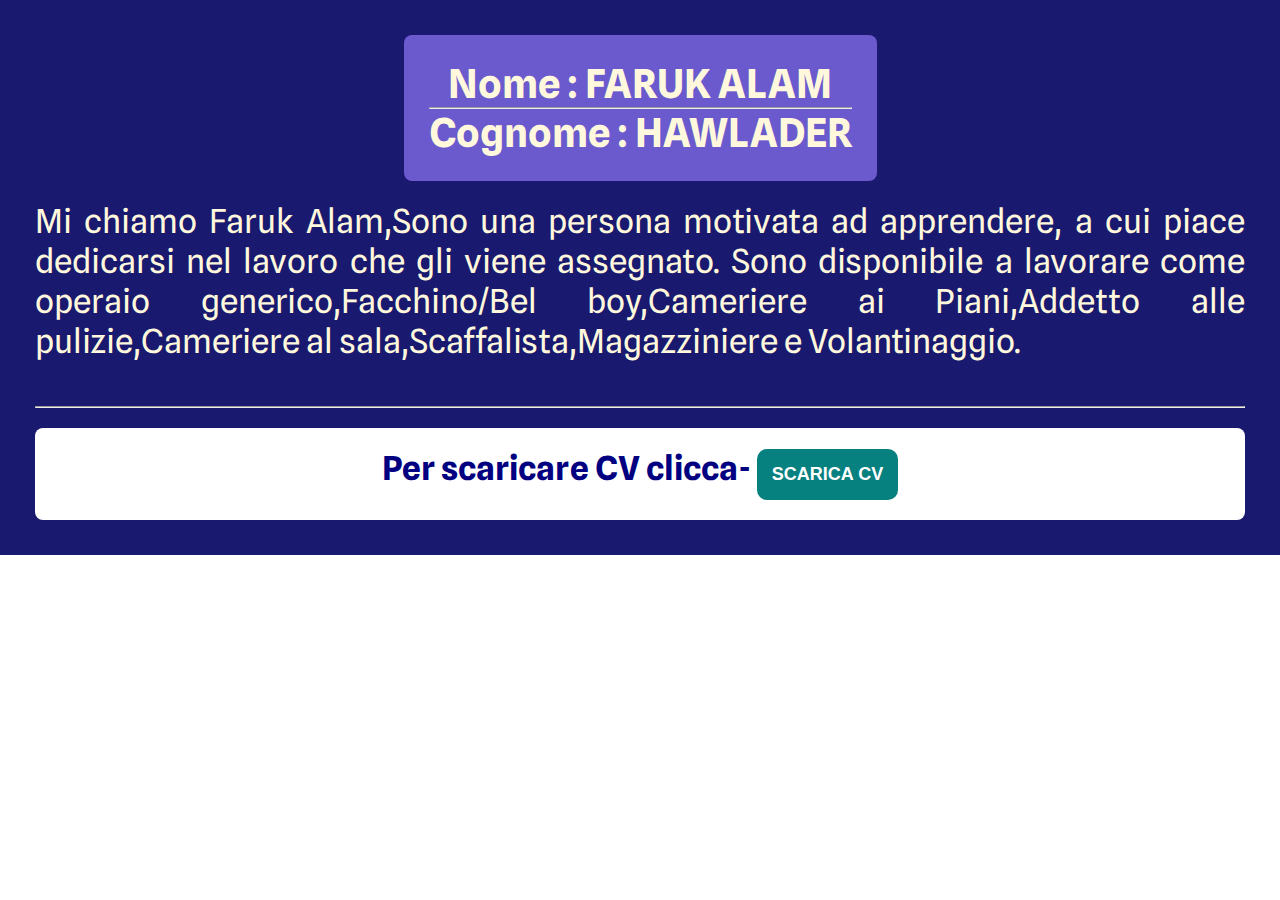
<file: downlodable link for pdf/index.html>
<!DOCTYPE html>
<html lang="it">
<head>
    <meta charset="UTF-8">
    <meta http-equiv="X-UA-Compatible" content="IE=edge">
    <meta name="viewport" content="width=device-width, initial-scale=1.0">
    <title>downlodable link for pdf</title>
    <link rel="preconnect" href="https://fonts.googleapis.com">
    <link rel="preconnect" href="https://fonts.gstatic.com" crossorigin>
    <link href="https://fonts.googleapis.com/css2?family=Spline+Sans&display=swap" rel="stylesheet">
    <style>
        *{
            margin: 0;
            padding: 0;
            box-sizing: border-box;
        }
        .container{
            font-family: 'Spline Sans', sans-serif;
            background-color: midnightblue;
            color: cornsilk;
            padding: 35px;
            text-align: center;
        }
        .container span{
            display:inline-block;
            margin: 0 20px;
            padding: 25px;
            background-color: slateblue;
            border-radius: 8px;
        }
        .container p{
            text-align: justify;
            margin-top: 20px;
            margin-bottom: 20px;
            padding-bottom: 25px;
        }
        .container h1{
            margin-top: 20px ;
            background-color: #fff;
            padding: 20px 0;
            border-radius: 8px;
            color: navy;
        }
        .container h1 button{
            background-color: rgb(7, 128, 128);
            padding: 15px;
            color: #fff;
            outline: none;
            font-size: large;
            font-weight: bolder;
            border-radius: 10px;
            border: none;
        }
        .container h1 button:hover{
           cursor: pointer; 
           text-decoration: underline;
           background-color: aquamarine;
           color: #222;
           box-shadow: 0 10px 10px #666;
           transition: 0.3s;
        }
        @media screen and (min-width: 600px){
            *{
                font-size: larger;
            }
        }
        @media screen and (max-width: 580px){
            *{
                font-size: initial;
        }
    
    }
    </style>
</head>
<body>
    <div class="container">
        <span><h2>Nome : FARUK ALAM</h2><hr><h2>Cognome : HAWLADER</h2></span>
        <p>
            Mi chiamo Faruk Alam,Sono una persona motivata ad apprendere, a cui
            piace dedicarsi nel lavoro che gli viene assegnato. Sono disponibile a
            lavorare come operaio generico,Facchino/Bel boy,Cameriere ai
            Piani,Addetto alle pulizie,Cameriere al sala,Scaffalista,Magazziniere e
            Volantinaggio.
        </p>
        <hr>
        <h1>Per scaricare CV clicca- <button onclick="location.href='files/cv_mod22.pdf';">SCARICA CV</button></h1> 
    </div>
</body>
</html>
</file>
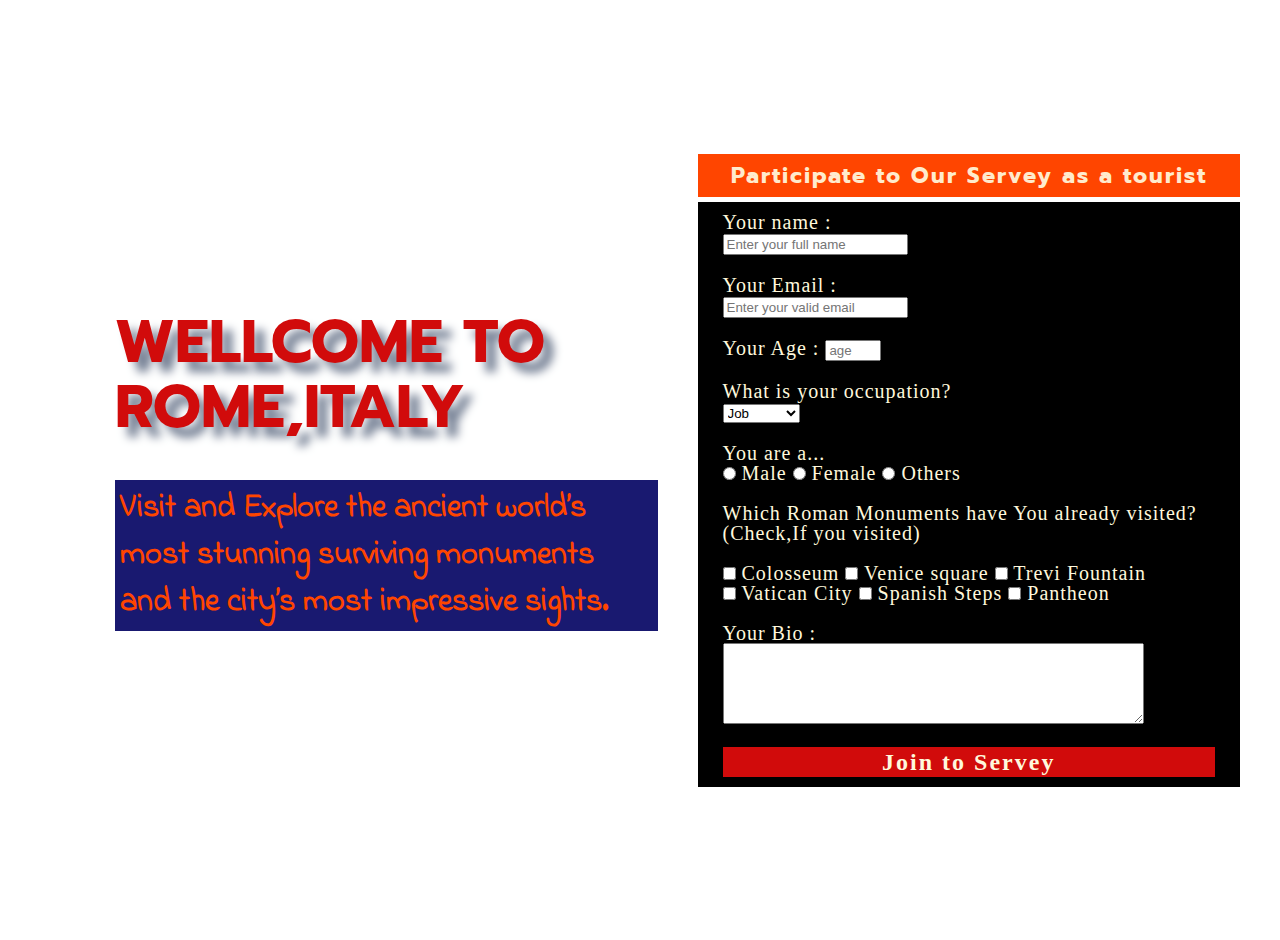
<file: FCC-2-servey form/index.html>
<!DOCTYPE html>
<html lang="en">
<head>
  <meta charset="UTF-8">
  <meta http-equiv="X-UA-Compatible" content="IE=edge">
  <meta name="viewport" content="width=device-width, initial-scale=1.0">
  <title>servey form</title>
  <link rel="stylesheet" href="style.css">
  <link rel="preconnect" href="https://fonts.gstatic.com">
<link href="https://fonts.googleapis.com/css2?family=Prompt:wght@200&display=swap" rel="stylesheet">
<link rel="preconnect" href="https://fonts.gstatic.com">
<link href="https://fonts.googleapis.com/css2?family=Indie+Flower&display=swap" rel="stylesheet">
</head>
<body>
  <div id="container">
    <div id="heading">
      <h1 id="title">WELLCOME TO ROME,ITALY</h1>
      <h3>Visit and Explore the ancient world’s most stunning surviving monuments and the city’s most impressive sights.</h3>
    </div>
    <div id="form-section">
      <p id="description">Participate to Our Servey as a tourist</p>
      <form action="" id="servey-form">
        <label for="name" id="name-label">Your name :</label>
        <br>
        <input type="text" id="name" name="name" placeholder="Enter your full name " required />
        <br><br>
        <label for="email">Your Email :</label>
        <br>
        <input type="email" id="email" name="email" placeholder="Enter your valid email" required>
        <br><br>
        <label for="number" id="email-label">Your Age :</label>
        
        <input type="number" id="number" name="number" min="10" max="99" minlength="25" placeholder="age">
        <br><br>
        <p>What is your occupation?</p>
        <select name="occupation" id="dropdown">
          <option value="job">Job</option>
          <option value="Business">Business</option>
          <option value="Artist">Artist</option>
          <option value="Student">Student</option>
          <option value="Other">Others</option>
        </select>
        <br><br>
        <p>You are a...</p>
        <input type="radio" name="Male" id="gender">
        <label for="gender">Male</label>
        <input type="radio" name="female" id="gender">
        <label for="gender">Female</label>
        <input type="radio" name="other" id="gender">
        <label for="other">Others</label>
        <br><br>
        <p>Which Roman Monuments have You already visited?(Check,If you visited)</p>
        <br>
        <input type="checkbox" name="monument" id="monument" value="Colosseum">
        <label for="monument">Colosseum</label>
        <input type="checkbox" name="monument" id="monument" value="Venice Square">
        <label for="monument">Venice square</label>
        <input type="checkbox" name="monument" id="monument" value="Trevi Fountain">
        <label for="monuent">Trevi Fountain</label>
        <br>
        <input type="checkbox" name="monument" id="monument" value="Vatican City">
        <label for="monument">Vatican City</label>
        <input type="checkbox" name="monument" id="monument" value="Spanish Step">
        <label for="monument">Spanish Steps</label>
        <input type="checkbox" name="monument" id="monument" value="Pantheon">
        <label for="monument">Pantheon</label>
        <br><br>
        <p>Your Bio :</p>
        <textarea name="bio" id="bio" cols="50" rows="5"></textarea>
        <br><br>
        <submit value="Join to Servey">Join to Servey</submit>
  
      </form>
  
    </div>
  </div>
</body>
</html>
</file>
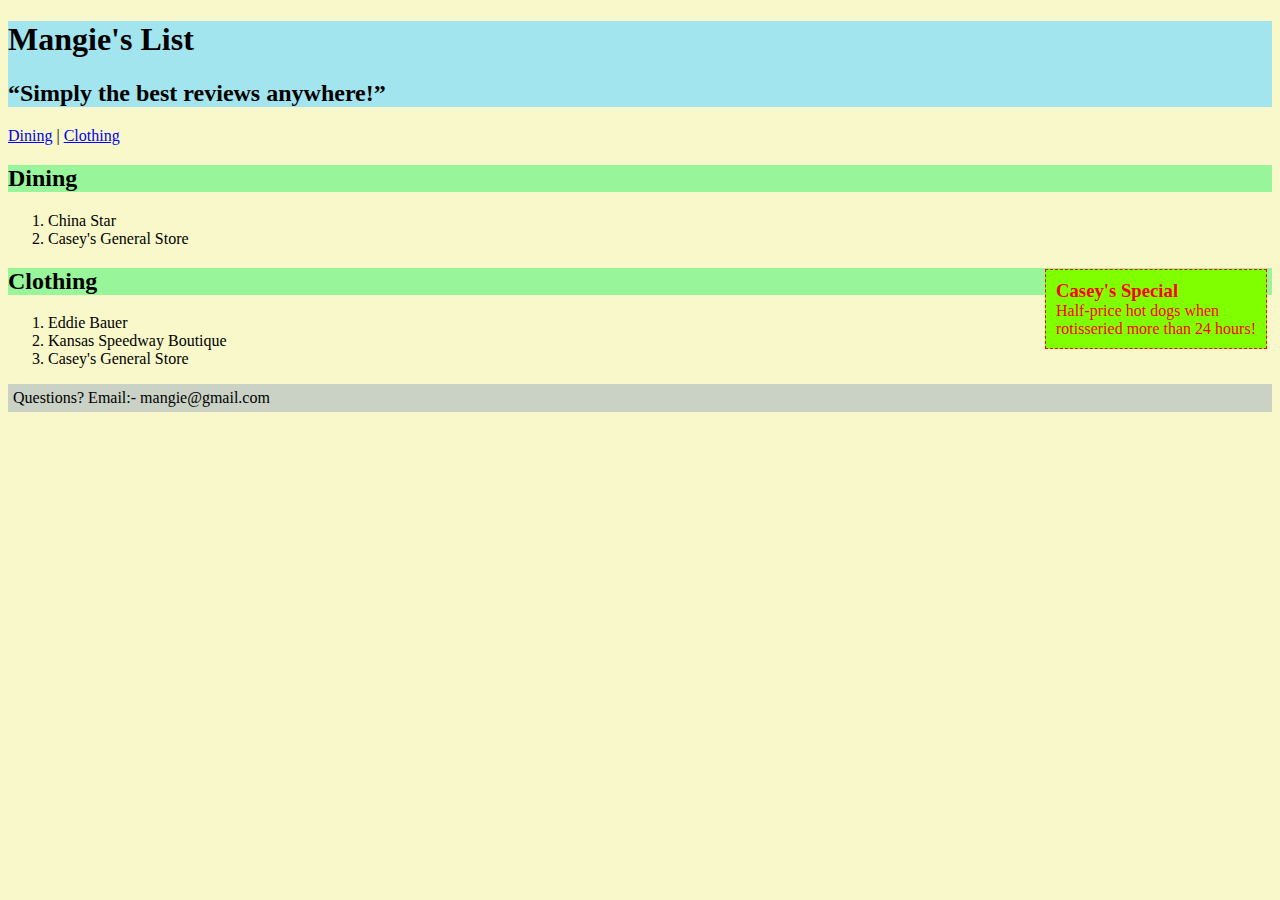
<file: Mini Project-1/index.html>
<!DOCTYPE html>
<html lang="en">
<head>
    <meta charset="UTF-8">
    <meta name="viewport" content="width=device-width, initial-scale=1.0">
    <title>mini project-1</title>
    <link rel="stylesheet" href="style.css">
</head>
<body>
    <header>
        <h1>Mangie's List</h1>  
        <h2><q>Simply the best reviews anywhere!</q></h2> 
    </header>
    <nav>
        <a href="#dining">Dining</a> | <a href="#clothing">Clothing</a
    </nav>
    <article>
        <section>
            <h2 id="dining">Dining</h2>    
            <ol>      
                <li>China Star</li>      
                <li>Casey's General Store</li>    
            </ol>
            <aside>
                <h3>Casey's Special</h3>      
                Half-price hot dogs when rotisseried more than 24 hours!
            </aside>
        </section>
        <section>
            <h2 id="clothing">Clothing</h2>    
            <ol>      
                <li>Eddie Bauer</li>      
                <li>Kansas Speedway Boutique</li>      
                <li>Casey's General Store</li>    
            </ol>
        </section>
        <footer>
            Questions? Email:- mangie@gmail.com
        </footer>
    </article>

</body>
</html>
</file>
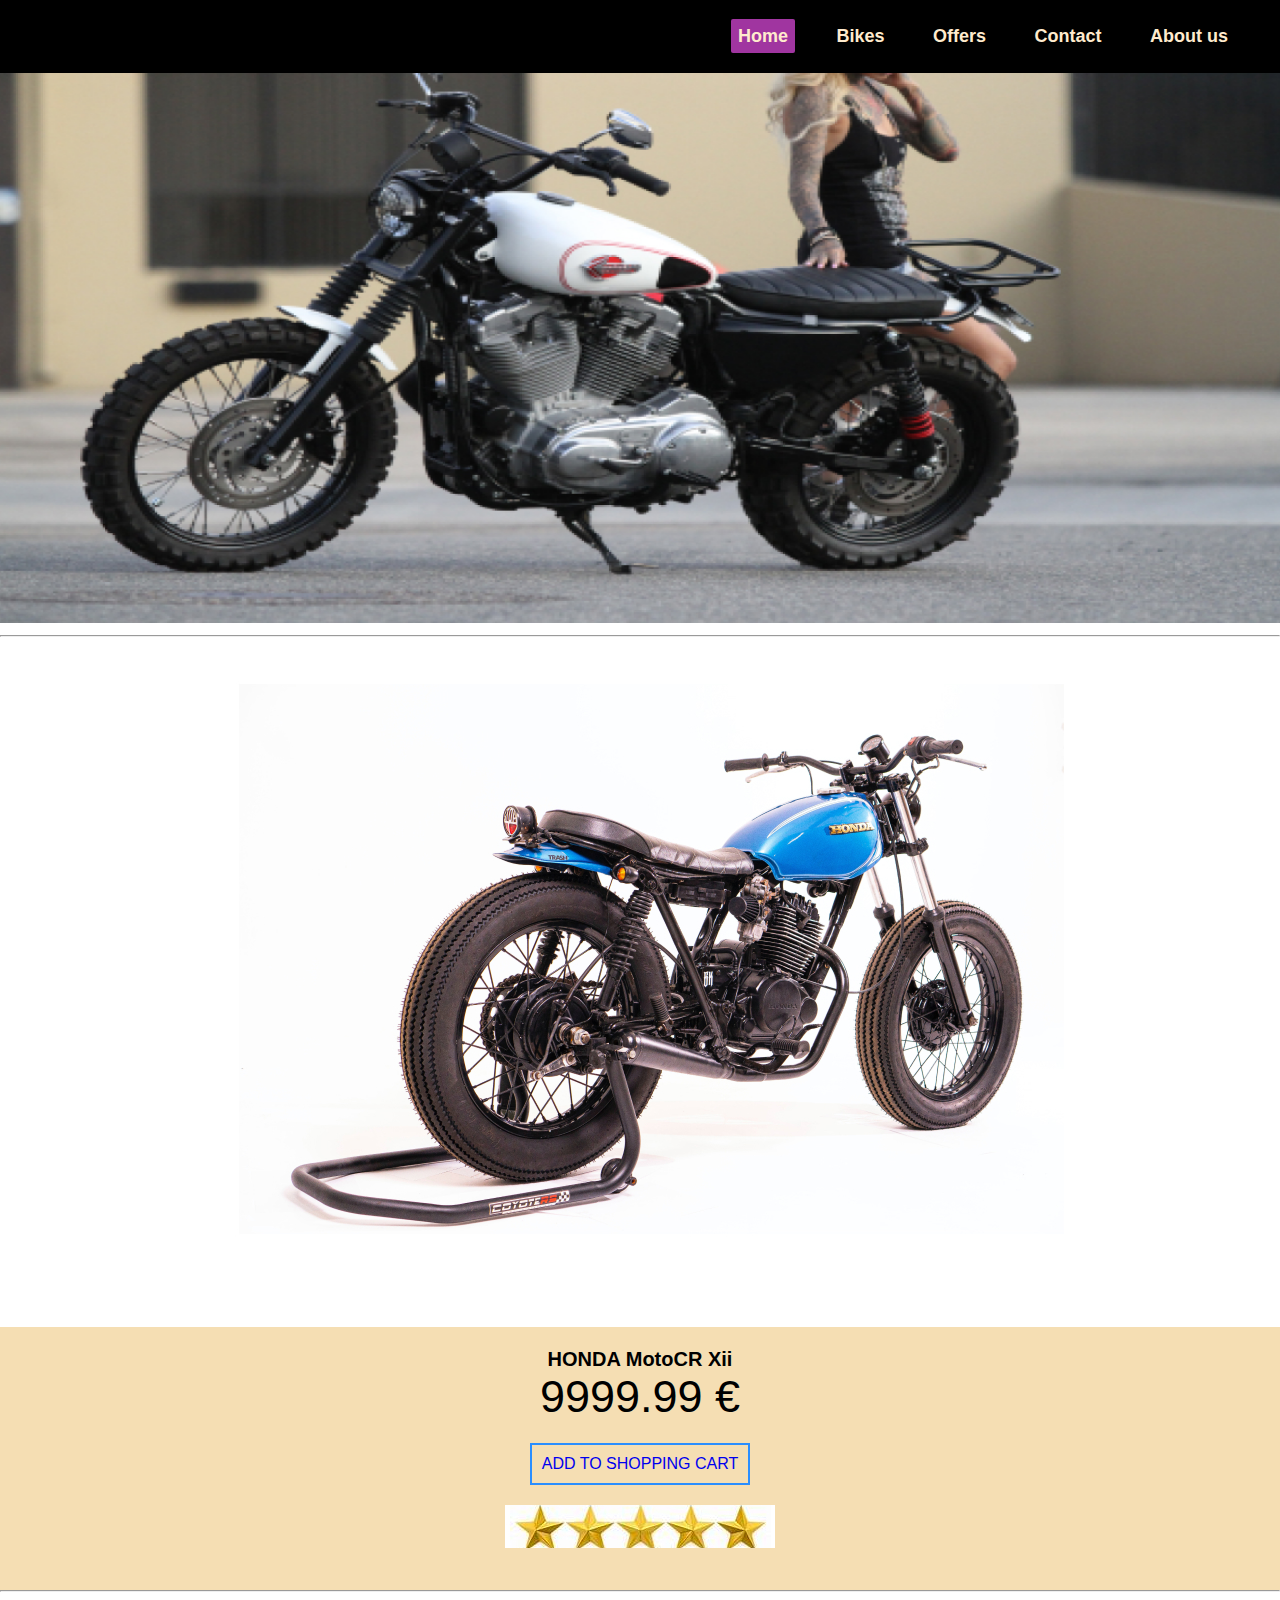
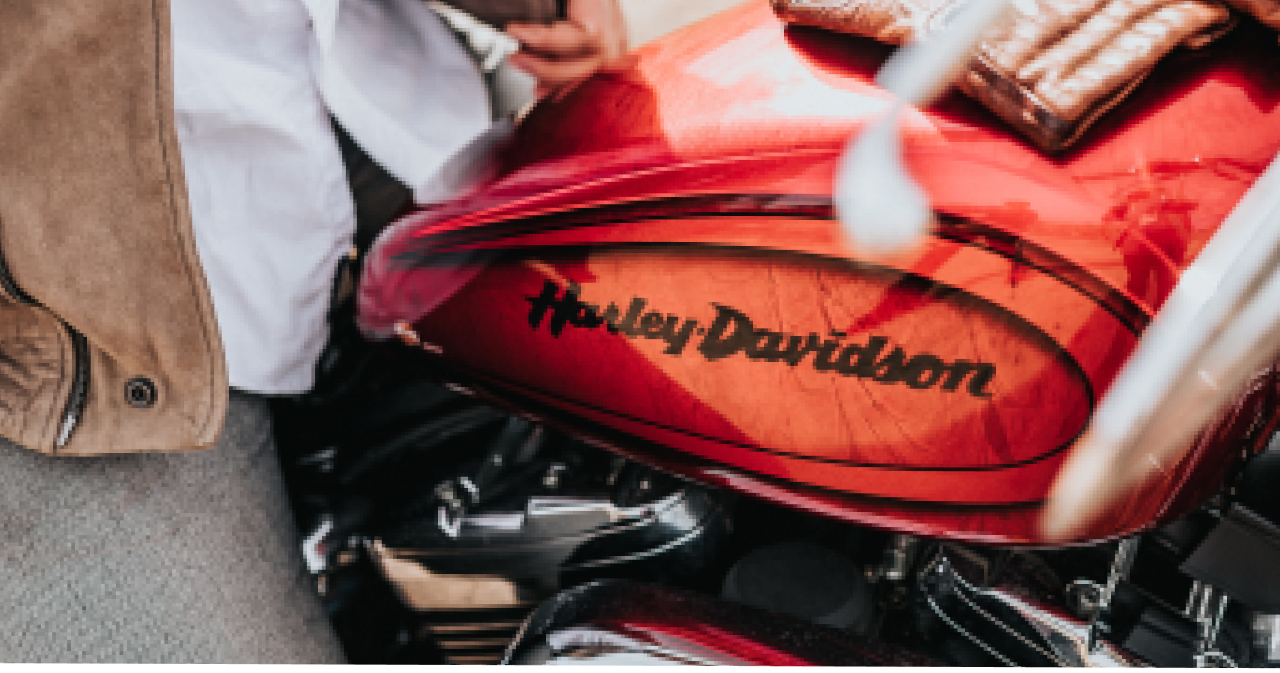
<file: mini project-2/index.html>
<!DOCTYPE html>
<html lang="en">
<head>
    <meta charset="UTF-8">
    <meta name="viewport" content="width=device-width, initial-scale=1.0">
    <title>mini project-2</title>
    <link rel="stylesheet" href="style.css">
</head>
<body>
    <div id="container">
        <nav id="navbar">
            <ul>
                <li><a href="#" class="current">Home</a></li>
                <li><a href="#">Bikes</a></li>
                <li><a href="#">Offers</a></li>
                <li><a href="#">Contact</a></li>
                <li><a href="#">About us</a></li>
            </ul>
        </nav>
    </div>
        <div class="lead-banner">
            <img src="image/moto2.jpg" height="550px" width="100%" alt="motorcycle image is not found">
        </div>
        <hr>
         <section id="shop">
            <img src="image/moto1.jpg" alt="motorcycle">
            <h2 class="product-name" >HONDA MotoCR Xii</h2>
            <span class="price" >9999.99 €</span>
            <a class="add-cart" href="#">Add to Shopping Cart </a>
            <img src="image/starate.jpg" alt="rating" class="rating">
            <hr>
         </section>
         <div class="bottom-image">
             <img src="image/moto3.jpg" alt="">
         </div>
    </div>
</body>
</html>
</file>
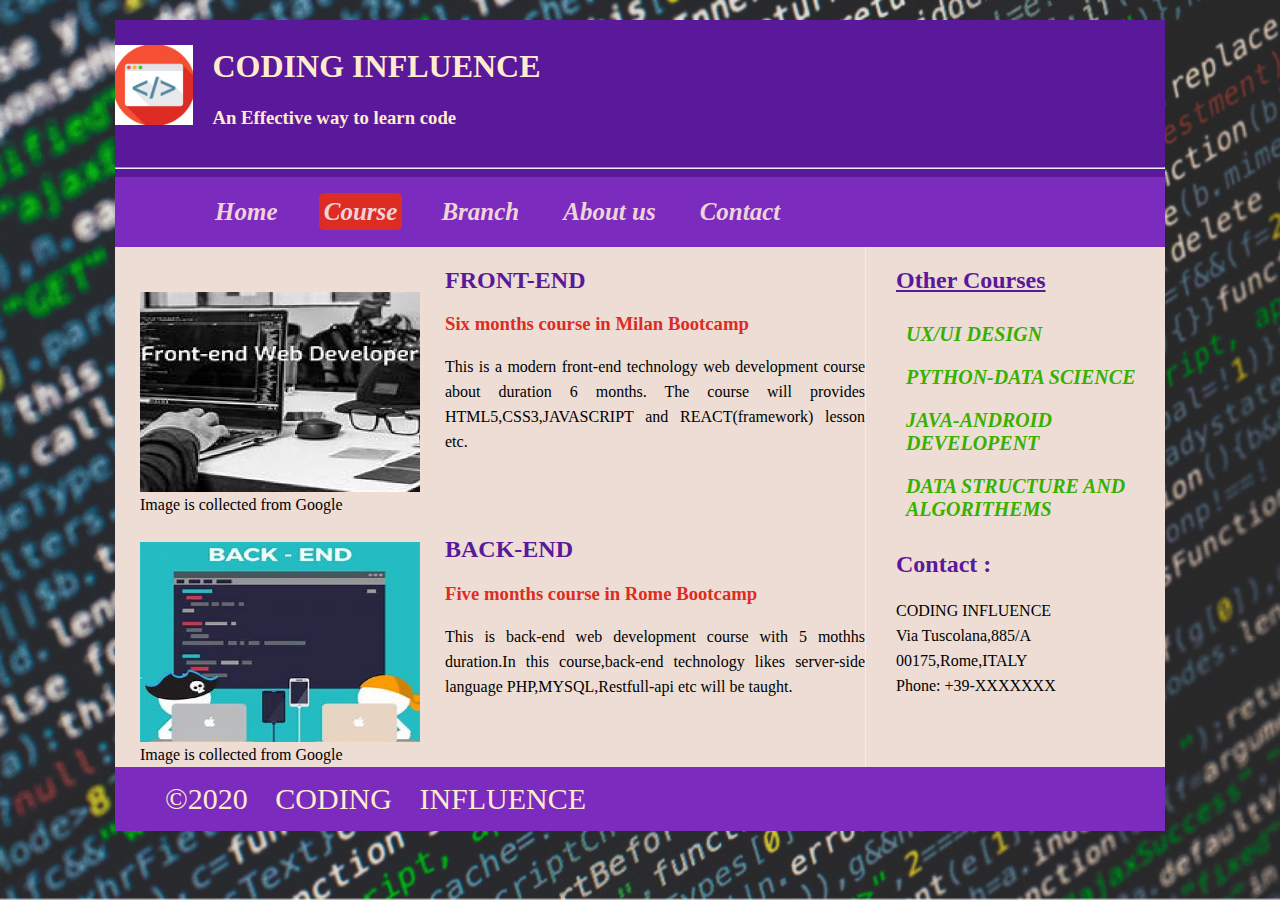
<file: mini project-3/index.html>
<!DOCTYPE html>
<html lang="en">
<head>
    <meta charset="UTF-8">
    <meta name="viewport" content="width=device-width, initial-scale=1.0">
    <title>mini project-2</title>
    <link rel="stylesheet" href="style.css">
</head>
<body>
    <div id="wrapper">
        <header>
            <img src="image/logo.jpg" alt="logo" class="logo">
            <h1>CODING INFLUENCE</h1>
            <h3>An Effective way to learn code</h3>
            <hr>
         <nav class="navbar">
             <ul>
                 <li><a href="#">Home</a</li>
                 <li><a href="#" class="current">Course</a></li>
                 <li><a href="#">Branch</a></li>
                 <li><a href="#">About us</a></li>
                 <li><a href="#">Contact</a></li>
             </ul>
         </nav>
        </header>
        <section class="course">
            <article>
                <figure>
                    <img src="image/front.png" width="280" height="200" alt="front-end image is not found">
                    <figcaption>Image is collected from Google </figcaption>
                </figure>
                <hrgroup class="section">
                    <h2>FRONT-END</h2>
                    <h3>Six months course in Milan Bootcamp</h3>
                </hrgroup>
                <p>This is a modern front-end technology web development course about duration 6 months.
                    The course will provides HTML5,CSS3,JAVASCRIPT and REACT(framework) lesson etc.
                </p>
            </article>
            <article>
                <figure>
                    <img src="image/back.png" width="280" height="200" alt="front-end image is not found">
                    <figcaption>Image is collected from Google</figcaption>
                </figure>
                <hgroup class="section">
                    <h2>BACK-END</h2>
                    <h3>Five months course in Rome Bootcamp</h3>
                </hgroup>
                <p>This is back-end web development course with 5 mothhs duration.In this course,back-end technology likes server-side language PHP,MYSQL,Restfull-api etc will be taught. </p>
            </article>
        </section>
        <aside>
            <section class="other-courses">
                <h2><u>Other Courses</u></h2>
                <a href="#">UX/UI DESIGN</a>
                <a href="#">PYTHON-DATA SCIENCE</a>
                <a href="#">JAVA-ANDROID DEVELOPENT</a>
                <a href="#">DATA STRUCTURE AND ALGORITHEMS</a>
            </section>
            <section class="contact">
                <h2>Contact :</h2>
                <p>CODING INFLUENCE <br>
                Via Tuscolana,885/A <br>
                00175,Rome,ITALY <br>
                Phone: +39-XXXXXXX
                </p>
            </section>
        </aside>
        <footer>
            &copy;2020 CODING INFLUENCE
        </footer>

    </div>
</body>
</html>
</file>
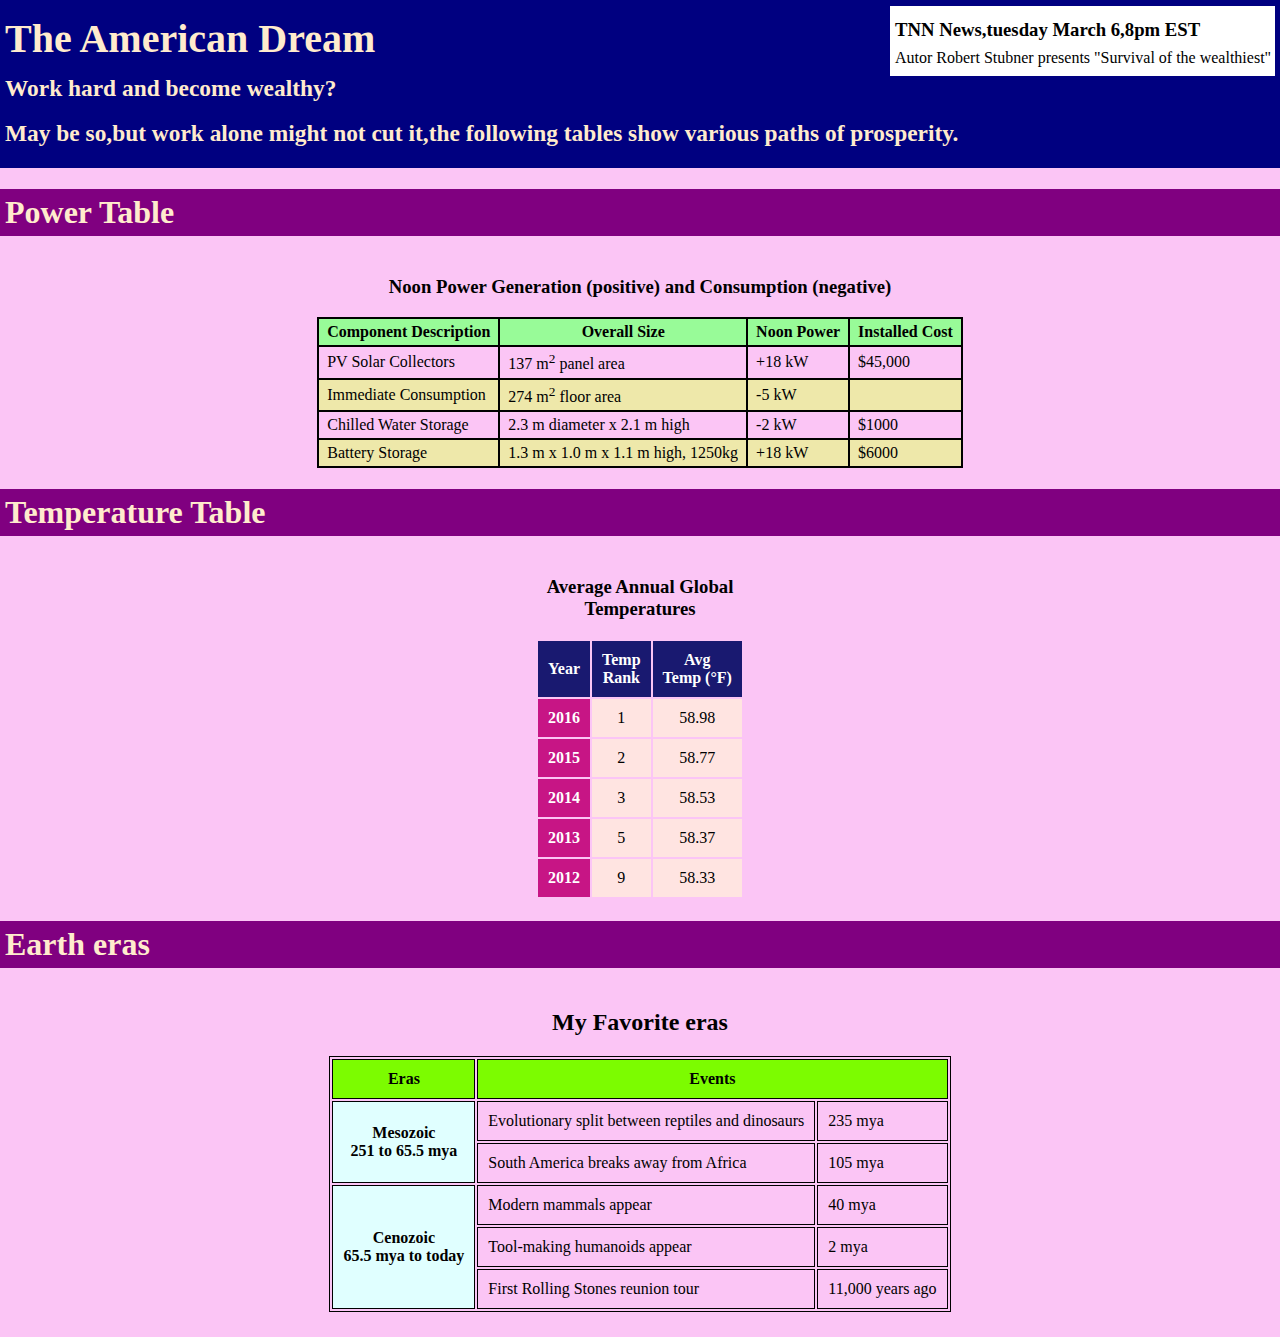
<file: mini project-4/index.html>
<!DOCTYPE html>
<html lang="en">
<head>
    <meta charset="UTF-8">
    <meta name="viewport" content="width=device-width, initial-scale=1.0">
    <title>mini project-4</title>
    <link rel="stylesheet" href="style.css">
</head>
<body>
    <div id="wrapper">
        <header class="heading">
            <aside>
            <h3>TNN News,tuesday March 6,8pm EST</h3>
            <p>Autor Robert Stubner presents "Survival of the wealthiest" </p>
            </aside> 
            <hgroup>
            <h1>The American Dream</h1>
            <h3>Work hard and become wealthy?</h3>
            <h3>May be so,but work alone might not cut it,the following tables show various paths of prosperity.</h3>
            </hgroup> 
        </header>
        <section>
            <h1>Power Table</h1>
            <table class="power">
                <caption>    
                    <h3>Noon Power Generation (positive) and Consumption (negative)</h3>  
                </caption>  
                <tr>    
                    <th>Component Description</th> 
                    <th>Overall Size</th>    
                    <th>Noon Power</th> 
                    <th>Installed Cost</th>  
                </tr>  
                <tr>    
                    <td>PV Solar Collectors</td> 
                    <td>137 m<sup>2</sup> panel area</td>    
                    <td>+18 kW</td> 
                    <td>$45,000</td>  
                </tr>  
                <tr>    
                    <td>Immediate Consumption</td> 
                    <td>274 m<sup>2</sup> floor area</td>    
                    <td>-5 kW</td>
                    <td> </td>  
                </tr>  
                <tr>    
                    <td>Chilled Water Storage</td> 
                    <td>2.3 m diameter x 2.1 m high</td>    
                    <td>-2 kW</td> <td>$1000</td>  
                </tr>  
                <tr>    
                    <td>Battery Storage</td> 
                    <td>1.3 m x 1.0 m x 1.1 m high, 1250kg</td>    
                    <td>+18 kW</td> 
                    <td>$6000</td>  
                </tr> 
            </table>
        </section> 
        <section>
            <h1>Temperature Table</h1>
            <table class="temp">
                <caption><h3>Average Annual Global Temperatures</h3></caption>
            <thead>
                <tr>      
                    <th>Year</th>      
                    <th>Temp<br>Rank</th>      
                    <th>Avg<br>Temp (&deg;F)</th>    
                </tr>
            </thead>
            <tbody> 
                <tr>
                    <th>2016</th>
                    <td>1</td>
                    <td>58.98</td>
                </tr>    
                <tr><th>2015</th>
                    <td>2</td>
                    <td>58.77</td>
                </tr>    
                <tr>
                    <th>2014</th>
                    <td>3</td>
                    <td>58.53</td>
                </tr>    
                <tr>
                    <th>2013</th>
                    <td>5</td>
                    <td>58.37</td>
                </tr>    
                <tr>
                    <th>2012</th>
                    <td>9</td>
                    <td>58.33</td>
                </tr>
            </tbody> 
            </table>
        </section>
        <section>
            <h1>Earth eras </h1>
            <table class="eras">
                <caption> <h2> My Favorite eras</h2> </caption>
                <thead>    
                    <tr>
                        <th>Eras</th>
                        <th colspan="2">Events</th>
                    </tr>  
                </thead>  
                <tbody>    
                    <tr>      
                        <th rowspan="2">Mesozoic<br>251 to 65.5 mya</th>      
                        <td>Evolutionary split between reptiles and dinosaurs</td>      
                        <td>235 mya</td>    
                    </tr>    
                    <tr>      
                        <td>South America breaks away from Africa</td>      
                        <td>105 mya</td>    
                    </tr>    
                    <tr>      
                        <th rowspan="3">Cenozoic<br>65.5 mya to today</th>      
                        <td>Modern mammals appear</td>      
                        <td>40 mya</td>    
                    </tr>    
                    <tr>
                        <td>Tool-making humanoids appear</td>
                        <td>2 mya</td>
                    </tr>    
                    <tr>      
                        <td>First Rolling Stones reunion tour</td>      
                        <td>11,000 years ago</td>    
                    </tr>  
                    </tbody
            </table>
        </section>
        
        </div>
</body>
</html>
</file>
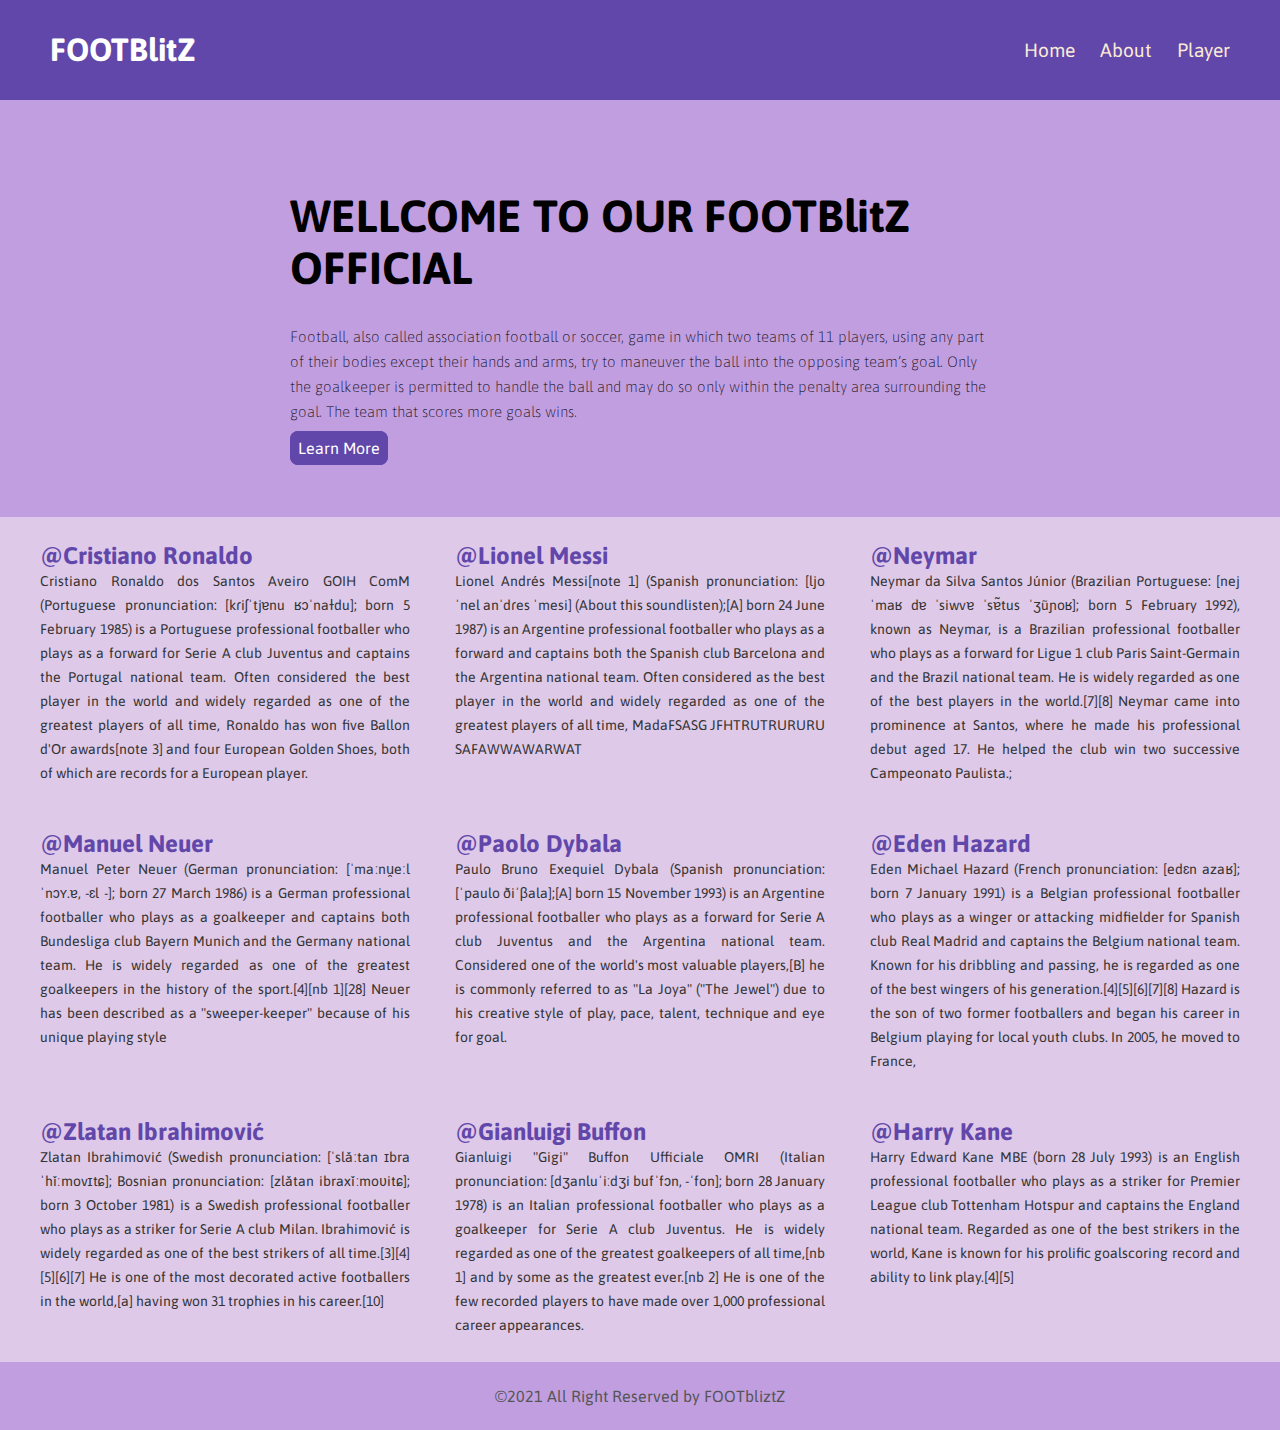
<file: mini project-5/index.html>
<!DOCTYPE html>
<html lang="en">
<head>
    <meta charset="UTF-8">
    <meta name="viewport" content="width=device-width, initial-scale=1.0">
    <title>mini project-5</title>
    <link rel="stylesheet" href="style.css">
    <link rel="preconnect" href="https://fonts.gstatic.com">
    <link href="https://fonts.googleapis.com/css2?family=Asap:ital,wght@0,700;1,400;1,600&display=swap" rel="stylesheet">  
</head>
<body>
    <header>
        <h1>FOOTBlitZ</h1>
        <ul class="nav">
            <li><a href="#">Home</a></li>
            <li><a href="#">About</a></li>
            <li><a href="#">Player</a></li>
        </ul>
    </header>
    <div class="about">
        <div class="about-inner">
            <h1>WELLCOME TO OUR FOOTBlitZ OFFICIAL</h1>
            <P>Football, also called association football or soccer, game in which two teams of 11 players, using any part of their bodies except their hands and arms, try to maneuver the ball into the opposing team’s goal. Only the goalkeeper is permitted to handle the ball and may do so only within the penalty area surrounding the goal. The team that scores more goals wins.</P>
            <a href="#">Learn More</a>
        </div>
    </div>
    <div class="player-container">
        <div class="inner-container">
            <div class="player-faeture">
                <h2>@Cristiano Ronaldo</h2>
                <p>Cristiano Ronaldo dos Santos Aveiro GOIH ComM (Portuguese pronunciation: [kɾiʃˈtjɐnu ʁɔˈnaɫdu]; born 5 February 1985) is a Portuguese professional footballer who plays as a forward for Serie A club Juventus and captains the Portugal national team. Often considered the best player in the world and widely regarded as one of the greatest players of all time, Ronaldo has won five Ballon d'Or awards[note 3] and four European Golden Shoes, both of which are records for a European player.</p>
            </div>
            <div class="player-faeture">
                <h2>@Lionel Messi</h2>
                <p>Lionel Andrés Messi[note 1] (Spanish pronunciation: [ljoˈnel anˈdɾes ˈmesi] (About this soundlisten);[A] born 24 June 1987) is an Argentine professional footballer who plays as a forward and captains both the Spanish club Barcelona and the Argentina national team. Often considered as the best player in the world and widely regarded as one of the greatest players of all time, MadaFSASG JFHTRUTRURURU SAFAWWAWARWAT</p>
            </div>
            <div class="player-faeture">
                <h2>@Neymar</h2>
                <p>Neymar da Silva Santos Júnior (Brazilian Portuguese: [nejˈmaʁ dɐ ˈsiwvɐ ˈsɐ̃tus ˈʒũɲoʁ]; born 5 February 1992), known as Neymar, is a Brazilian professional footballer who plays as a forward for Ligue 1 club Paris Saint-Germain and the Brazil national team. He is widely regarded as one of the best players in the world.[7][8]

                    Neymar came into prominence at Santos, where he made his professional debut aged 17. He helped the club win two successive Campeonato Paulista.;</p>
            </div>
            <div class="player-faeture">
                <h2>@Manuel Neuer</h2>
                <p>Manuel Peter Neuer (German pronunciation: [ˈmaːnu̯eːl ˈnɔʏ.ɐ, -ɛl -]; born 27 March 1986) is a German professional footballer who plays as a goalkeeper and captains both Bundesliga club Bayern Munich and the Germany national team. He is widely regarded as one of the greatest goalkeepers in the history of the sport.[4][nb 1][28] Neuer has been described as a "sweeper-keeper" because of his unique playing style </p>
            </div>
            <div class="player-faeture">
                <h2>@Paolo Dybala</h2>
                <p>Paulo Bruno Exequiel Dybala (Spanish pronunciation: [ˈpaulo ðiˈβala];[A] born 15 November 1993) is an Argentine professional footballer who plays as a forward for Serie A club Juventus and the Argentina national team. Considered one of the world's most valuable players,[B] he is commonly referred to as "La Joya" ("The Jewel") due to his creative style of play, pace, talent, technique and eye for goal.</p>
            </div>
            <div class="player-faeture">
                <h2>@Eden Hazard</h2>
                <p>Eden Michael Hazard (French pronunciation: ​[edɛn azaʁ]; born 7 January 1991) is a Belgian professional footballer who plays as a winger or attacking midfielder for Spanish club Real Madrid and captains the Belgium national team. Known for his dribbling and passing, he is regarded as one of the best wingers of his generation.[4][5][6][7][8]

                    Hazard is the son of two former footballers and began his career in Belgium playing for local youth clubs. In 2005, he moved to France,</p>
            </div>
            <div class="player-faeture">
                <h2>@Zlatan Ibrahimović </h2>
                <p>Zlatan Ibrahimović (Swedish pronunciation: [ˈslǎːtan ɪbraˈhǐːmovɪtɕ]; Bosnian pronunciation: [zlǎtan ibraxǐːmoʋitɕ]; born 3 October 1981) is a Swedish professional footballer who plays as a striker for Serie A club Milan. Ibrahimović is widely regarded as one of the best strikers of all time.[3][4][5][6][7] He is one of the most decorated active footballers in the world,[a] having won 31 trophies in his career.[10]</p>
            </div>
            <div class="player-faeture">
                <h2>@Gianluigi Buffon</h2>
                <p>Gianluigi "Gigi" Buffon Ufficiale OMRI (Italian pronunciation: [dʒanluˈiːdʒi bufˈfɔn, -ˈfon]; born 28 January 1978) is an Italian professional footballer who plays as a goalkeeper for Serie A club Juventus. He is widely regarded as one of the greatest goalkeepers of all time,[nb 1] and by some as the greatest ever.[nb 2] He is one of the few recorded players to have made over 1,000 professional career appearances.</p>
            </div>
            <div class="player-faeture">
                <h2>@Harry Kane</h2>
                <p>Harry Edward Kane MBE (born 28 July 1993) is an English professional footballer who plays as a striker for Premier League club Tottenham Hotspur and captains the England national team. Regarded as one of the best strikers in the world, Kane is known for his prolific goalscoring record and ability to link play.[4][5]</p>
        </div>
    </div>
</div>
<div class="footer">
      &copy;2021 All Right Reserved by FOOTbliztZ
</div>
</body>
</html>
</file>
<file: FCC-2-servey form/style.css>
* {
  margin: 0;
  position: relative;
}
body:before {
  content: " ";
  display: block;
  position: absolute;
  left: 0;
  top: 0;
  width: 100%;
  height: 100%;
  opacity: 0.4;
  background-image: url(https://www.cosavederearoma.com/wp-content/uploads/2018/03/Castel-SantAngelo_1.jpg);
  background-size: cover;
  background-attachment: fixed;
}
#container {
  display: flex;
  justify-content: center;
  align-items: center;
  padding: 20px;
  min-height: 100vh;
}
#container > div {
  flex: 1;
  padding: 0 20px;
}
#heading {
  margin-left: 75px;
}
#heading #title {
  font-family: "Prompt", sans-serif;
  color: #d10b0b;
  font-size: 60px;
  font-weight: bolder;
  text-shadow: 10px 10px 10px #768195;
  margin-bottom: 15px;
  line-height: 65px;
}
#heading h3 {
  font-family: "Indie Flower", cursive;
  font-size: xx-large;
  background-color: midnightblue;
  color: orangered;
  margin-top: 40px;
  padding: 5px;
}
#description {
  background-color: orangered;
  margin-bottom: 5px;
  padding: 5px 0;
  text-align: center;
  color: blanchedalmond;
  font-family: "Prompt", sans-serif;
  font-size: 22px;
  font-weight: bolder;
  letter-spacing: 2px;
}
form {
  background-color: black;
  color: cornsilk;
  padding: 10px 25px;
  line-height:20px;
  font-size: 20px;
  letter-spacing: 1px;
}

form {
  background-color: black;
  color: cornsilk;
  padding: 10px 25px;
}
form submit{
  display: block;
  text-align: center;
  background-color: #d10b0b;
  padding: 5px 0;
  font-size:x-large;
  font-weight: bold;
  letter-spacing: 2px
}
form submit:hover{
  background-color: cornflowerblue;
  color: black;
  text-shadow: 2px 2px 2px black;
}
</file>
<file: Mini Project-1/style.css>
body{
    background-color: #f8f8ca;
}
header{
    background-color: #a2e5ee;
}
section >h2{
    background-color: #99f599;
}
aside >h3{
    margin: 0px;
}
aside{
    border: thin dashed red ;
    background-color: chartreuse;
    color: red;
    width: 200px;
    margin: 5px;
    padding: 10px;
    float: right;

}
footer{
    background-color: #cad2c5;
    padding: 5px;
}
</file>
<file: mini project-2/style.css>
body{
    margin: 0;
    font-family: Arial, Helvetica, sans-serif;
    background: white;
}
#container{
    width: 100%;
    background: white;
}
#navbar{
    background: black;
    padding: 10px;
}
#navbar ul{
    text-align: right;
    list-style-type: none;
    margin-right: 20px;
}
#navbar li{
    display: inline;
    padding: 15px;
}
#navbar a{
    text-decoration: none;
    font-size: 18px;
    font-weight: bolder;
    padding: 7px;
    color: blanchedalmond;
}
#navbar a.current{
    background-color: #a035a0;
    border-radius: 2px;
    margin-top: 50px;
}
#shop{
    background: wheat;
    text-align: center;
}
#shop h2.product-name{
    font-size: 20px;
    font-weight: bolder;
    margin-bottom: 0;

}
#shop span.price{
    font-size: 45px;
    display: block;

}
#shop a.add-cart{
    display: block;
    margin: 20px auto;
    text-decoration: none;
    border: solid #2A8EFF 2px;
    width: 200px;
    padding: 10px 8px;
    text-transform: uppercase;

}
#shop a.add-cart:hover{
    background-color: #2A8EFF;
    color: white;
}
#shop img.rating{
    margin-bottom: 30px;
}
</file>
<file: mini project-3/style.css>
body{
    margin: 0;
    background-image: url("image/bgimage.jpg");
    background-repeat: no-repeat;
    background-size: cover;
    background-attachment: fixed;
}
#wrapper{
    width: 1050px;
    margin: 20px auto 50px auto;
    background-color: #edddd4;
}
header{
    background-color: #5a189a;
    padding-top: 25px;
}
header img{
    float: left;
    height: 80px;
}
header>h1,header>h3{
    text-indent: 20px;
    line-height:0px ;
    color: blanchedalmond;
    padding-bottom: 30px;
}
.navbar{
    background-color:#7b2cbf ;
    padding: 5px;
}
.navbar ul{
    list-style-type: none;
    text-align: left;
    margin-left: 35px;
}
.navbar li{
    display: inline;
    padding: 15px;
}
.navbar li a{
    font-size: 25px;
    font-weight: bolder;
    font-style: italic;
    color: #efd3d7;
    text-decoration: none;
    padding: 5px;
}
.navbar a:hover,a.current{
    background-color: #DD2C24;
    color: #fffd82;
    border-radius: 5px;
}
section.course{
    float: left;
    width: 750px;
    border-right: 1px solid #eeeeee;
}
article{
    clear: both;
    width: 100%;
    overflow: auto;
}
figure{
    float: left;
    width: 280px;
    height: 200px;
    margin: 20px;
    padding: 5px;
}
article>p{
    text-align: justify;
}
aside{
    width: 250px;
    float: left;
    padding-left: 30px;
}
.other-courses a{
    display: block;
    padding: 10px;
    text-decoration: none;
    font-size: 20px;
    font-style: italic;
    font-weight: bold;
    color: #38b000;
}
.other-courses a:hover{
    color: #DD2C24;
}
h3{
    color: #DD2C24;
}
h2{
    color: #5A189A;
}
p{
    line-height: 25px;
}
footer{
    clear: both;
    background-color:#7b2cbf;
    padding: 15px;
    text-indent: 35px;
    color: #ffebcd;
    font-size: 30px;
    word-spacing: 20px;
}
</file>
<file: mini project-4/style.css>
body{
    margin: 0px;
    background-color: #fbc5f5;
}
#wrapper{
    margin: auto;
    background-color: #fbc5f5;
}
.heading{
    background-color: #000080;
    padding-top:1px ;
}
.heading aside{
    background-color: white;
    width: 380px;
    height: 70px;
    float: right;
    margin-top: 5px;
    margin-right: 5px;
    padding-left: 5px;
    line-height: 10px;
}
.heading hgroup{
    color: blanchedalmond;
    font-weight: bolder;
    font-size: 20px;
    line-height: 22px;
    padding-bottom: 0.5px;
    text-indent: 5px;
}
section h1{
    background-color: #800080;
    color: blanchedalmond;
    padding: 5px;
}
table.power{
    border-collapse: collapse;
    margin: 0 auto;
}
table.power th,table.power td{
    border: 2px solid black;
    padding: 4px 8px;
}
table.power th{
    background-color: palegreen;
}
table.power tr:nth-child(odd){
    background-color: palegoldenrod;
}
table.temp{
    margin: 0 auto;
}
table.temp,th.temp,td.temp{
    border: none;
}
table.temp th,table.temp td{
    padding: 10px;
}
table.temp thead th{
    background-color: #191970;
    color: white;
}
table.temp tbody th{
    background-color: #c71585;
    color: white;
}
table.temp tbody td{
    background-color: #ffe4e1;
    text-align: center;
}
table.eras{
    margin: 0 auto 25px auto;
    border: thin solid black;
}
table.eras th,table.eras td{
    border: thin solid black;
    padding: 10px;
}
table.eras thead th{
    background-color: lawngreen;
}
table.eras tbody th{
    background-color: lightcyan;
}
</file>
<file: mini project-5/style.css>
body{
    margin: 0;
    font-family: 'Asap', sans-serif;
}

header{
    background-color: #6247aa;
    color: #ffffff;
    display: flex;
    justify-content: space-between;
    align-items: center;
    padding: 10px 50px;
}
.nav{
    list-style-type: none;
    margin: 0;
    padding: 0;
    display: flex;
    
}
.nav a{
    text-decoration: none;
    color: antiquewhite;
    font-size: larger;
    display: block;
    transition: all 0.3s ease-out;
}
.nav li{
    margin-left: 25px;
}
.nav a:hover{
    color:  pink;
    transform: rotate(20deg);
}
.about{
    background-color: #c19ee0;
    padding: 60px 20px;
    display: flex;
    justify-content: center;
}
.about-inner{
    width: 700px;
}
.about-inner>a{
    text-decoration: none;
    border: 1px solid #6247aa;
    padding: 7px;
    background-color: #6247aa;
    color: #ffffff;
    border-radius: 8px;
}
.about-inner>a:hover{
    background-color: #ffc0cb;
    color: #6247aa;
}
.about-inner>p{
    font-size: 15px;
    font-weight: lighter;
    line-height: 25px;

}
.about-inner>h1{
    font-size: 45px;
    font-weight: bolder;
}
.player-container{
    background-color: #dec9e9;
    padding: 25px 10px;
}
.inner-container{
    max-width: 1200px;
    margin: 0 auto;
    display: grid;
    grid-template-columns: repeat(auto-fit, minmax(300px,1fr));
    grid-gap: 45px;

}
.player-faeture h2{
    margin: 0;
    font-size: x-large;
    color: #6247aa;
}
.player-faeture p{
    margin: 0;
    line-height: 1.5rem;
    text-align: justify;
    font-size: 14px;
    color: #333;

}
.footer{
    background-color:  #c19ee0;
    padding: 25px 0;
    text-align: center;
    color: #555;
}
</file>
